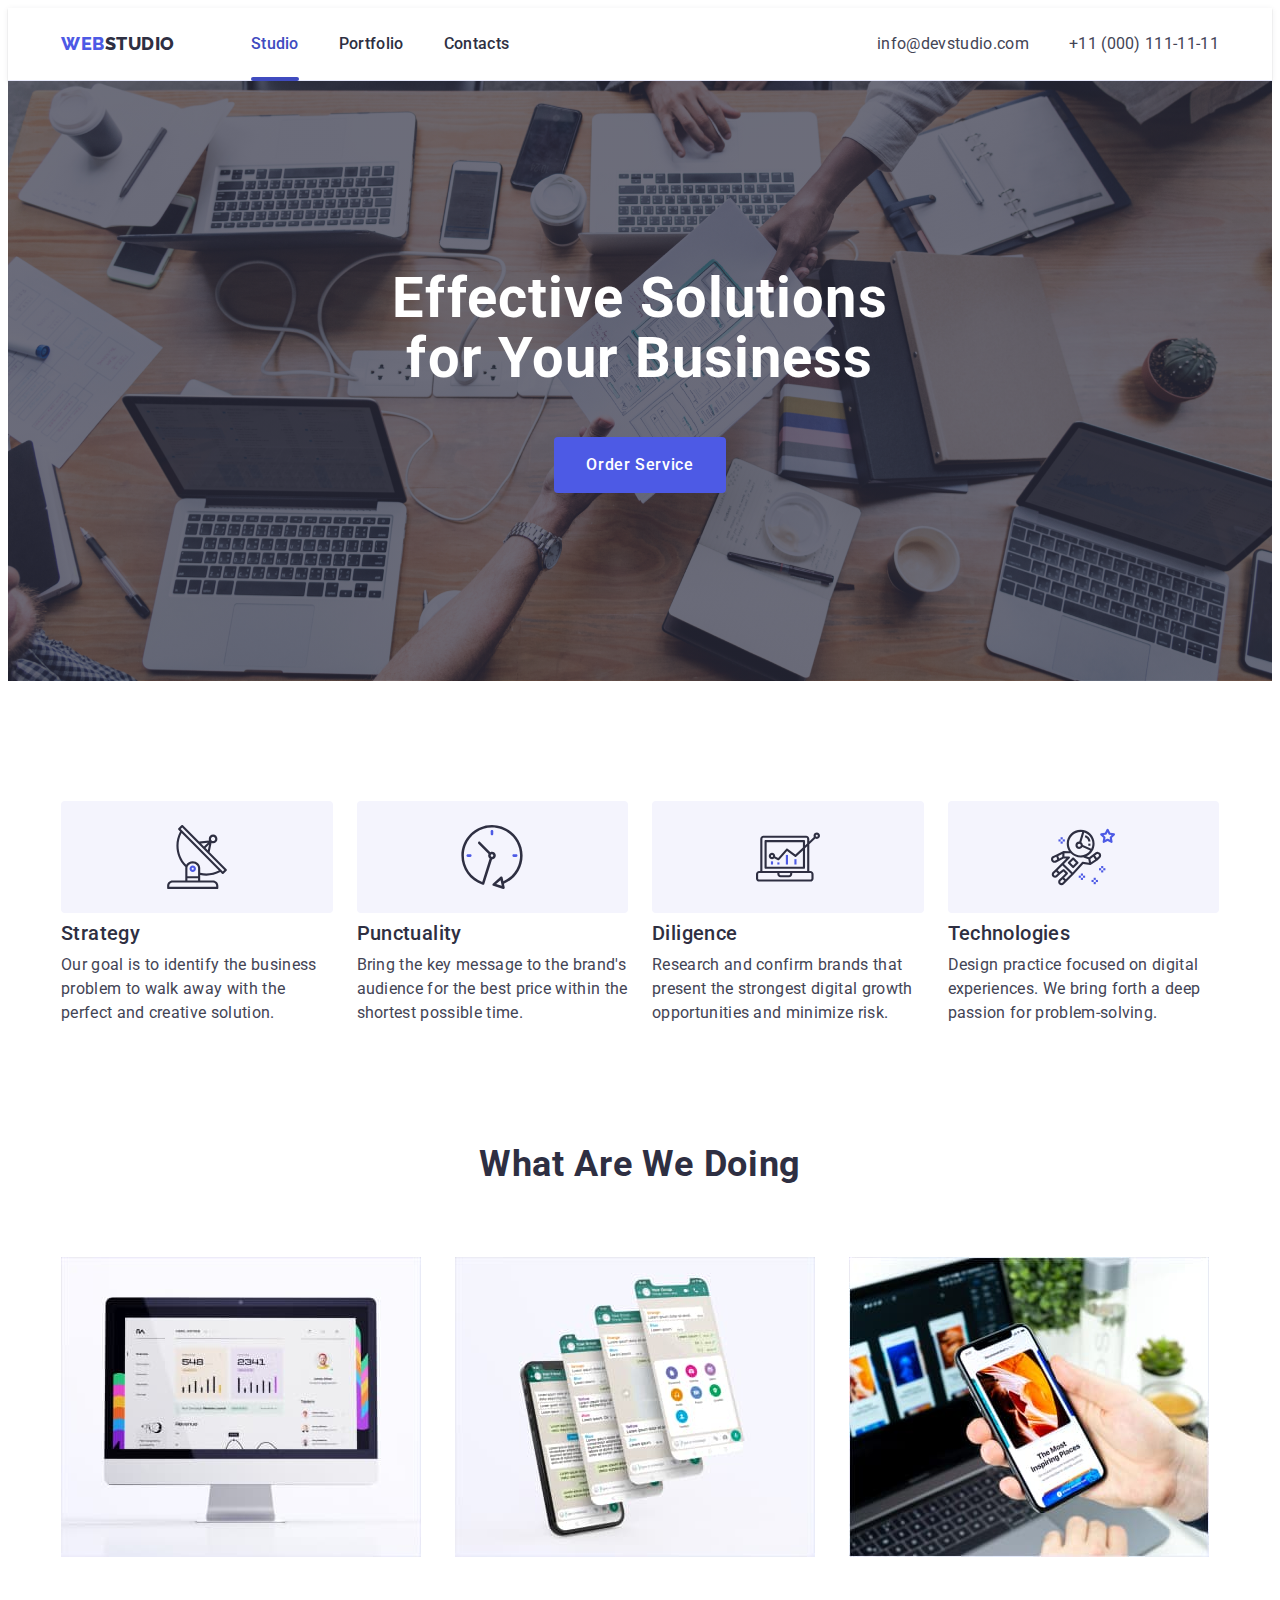
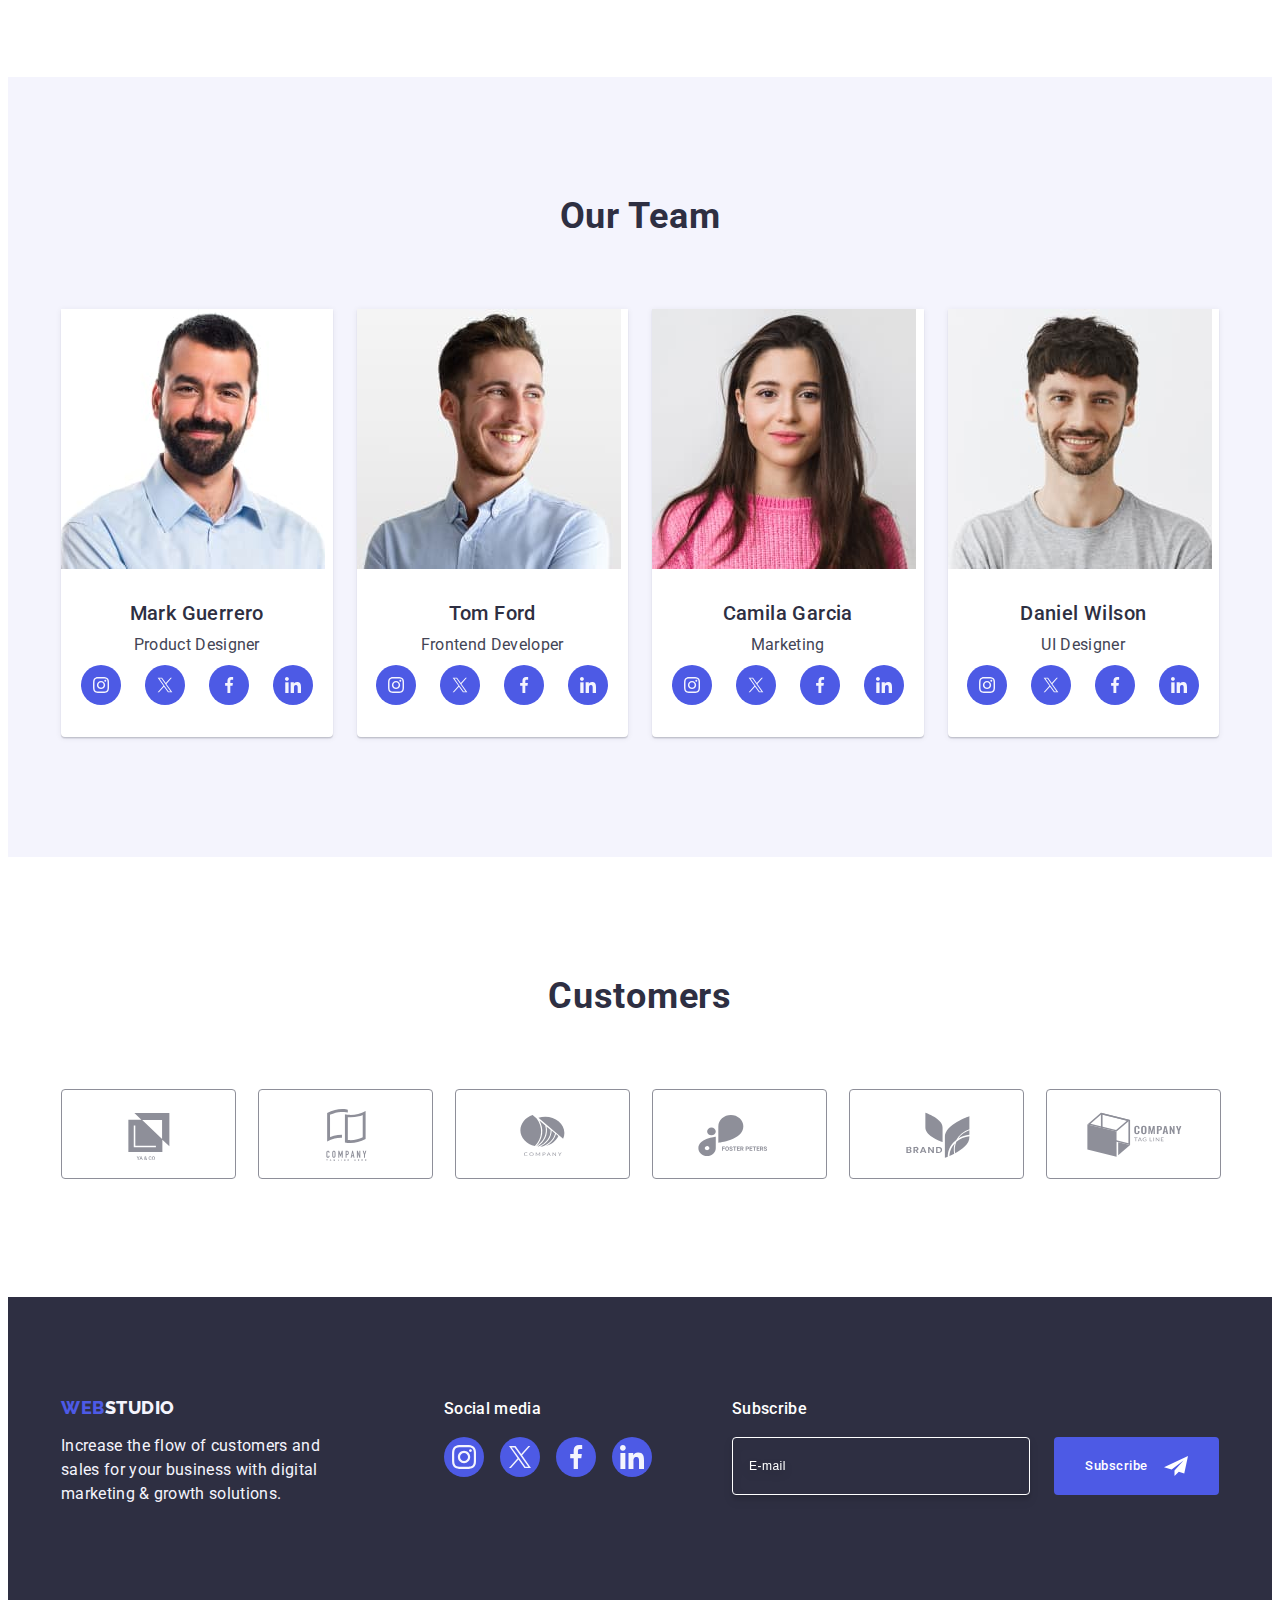
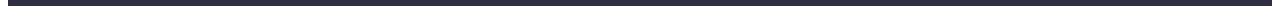
<file: index.html>
<!DOCTYPE html>
<html lang="en">
  <head>
    <meta charset="UTF-8" />
    <meta http-equiv="X-UA-Compatible" content="IE=edge" />
    <meta name="viewport" content="width=device-width, initial-scale=1.0" />
    <title>Document</title>
    <link
      rel="stylesheet"
      href="https://cdnjs.cloudflare.com/ajax/libs/modern-normalize/2.0.0/modern-normalize.min.css"
      integrity="sha512-4xo8blKMVCiXpTaLzQSLSw3KFOVPWhm/TRtuPVc4WG6kUgjH6J03IBuG7JZPkcWMxJ5huwaBpOpnwYElP/m6wg=="
      crossorigin="anonymous"
      referrerpolicy="no-referrer"
    />
    <link rel="preconnect" href="https://fonts.googleapis.com" />
    <link rel="preconnect" href="https://fonts.gstatic.com" crossorigin />
    <link
      href="https://fonts.googleapis.com/css2?family=Raleway:wght@800&family=Roboto:wght@400;500;700&display=swap"
      rel="stylesheet"
    />
    <link rel="stylesheet" href="./css/styles.css" />
  </head>
  <body>
    <header class="header">
      <div class="container header-container">
        <nav class="nav">
          <a class="logo logo-accent header-logo link" href="./index.html"
            >Web<span class="logo-light-theme">Studio</span></a
          >
          <ul class="list nav-list">
            <li class="nav-item">
              <a class="nav-link current link" href="./index.html">Studio</a>
            </li>
            <li class="nav-item">
              <a class="nav-link link" href="./portfolio.html">Portfolio</a>
            </li>
            <li class="nav-item">
              <a class="nav-link link" href="">Contacts</a>
            </li>
          </ul>
        </nav>
        <address class="contacts">
          <ul class="list contacts-list">
            <li class="contacts-item">
              <a class="contacts-link link" href="mailto:info@devstudio.com"
                >info@devstudio.com</a
              >
            </li>
            <li class="contacts-item">
              <a class="contacts-link link" href="tel:+110001111111"
                >+11 (000) 111-11-11</a
              >
            </li>
          </ul>
        </address>
      </div>
    </header>
    <main>
      <section class="hero">
        <div class="container">
          <h1 class="hero-display">Effective Solutions for Your Business</h1>
          <button class="hero-button" type="button" data-modal-open>
            Order Service
          </button>
        </div>
      </section>
      <section class="features">
        <div class="container">
          <h2 class="visually-hidden">Our features</h2>
          <ul class="features-list list">
            <li class="features-item">
              <div class="features-box">
                <svg width="64" height="64">
                  <use href="./images/icons.svg#icon-antenna"></use>
                </svg>
              </div>

              <h3 class="features-title">Strategy</h3>
              <p class="features-text">
                Our goal is to identify the business problem to walk away with
                the perfect and creative solution.
              </p>
            </li>
            <li class="features-item">
              <div class="features-box">
                <svg width="64" height="64">
                  <use href="./images/icons.svg#icon-clock"></use>
                </svg>
              </div>

              <h3 class="features-title">Punctuality</h3>
              <p class="features-text">
                Bring the key message to the brand's audience for the best price
                within the shortest possible time.
              </p>
            </li>
            <li class="features-item">
              <div class="features-box">
                <svg width="64" height="64">
                  <use href="./images/icons.svg#icon-diagram"></use>
                </svg>
              </div>

              <h3 class="features-title">Diligence</h3>
              <p class="features-text">
                Research and confirm brands that present the strongest digital
                growth opportunities and minimize risk.
              </p>
            </li>
            <li class="features-item">
              <div class="features-box">
                <svg width="64" height="64">
                  <use href="./images/icons.svg#icon-astronaut"></use>
                </svg>
              </div>
              <h3 class="features-title">Technologies</h3>
              <p class="features-text">
                Design practice focused on digital experiences. We bring forth a
                deep passion for problem-solving.
              </p>
            </li>
          </ul>
        </div>
      </section>
      <section class="doing">
        <div class="container">
          <h2 class="main-title">What are we doing</h2>
          <ul class="list doing-list">
            <li class="doing-item">
              <img
                src="./images/doing/doing-1-1x.jpg"
                alt="Desktop"
                width="360"
                height="300"
              />
            </li>
            <li class="doing-item">
              <img
                src="./images/doing/doing-2-1x.jpg"
                alt="Four phones"
                width="360"
                height="300"
              />
            </li>
            <li class="doing-item">
              <img
                src="./images/doing/doing-3-1x.jpg"
                alt="Phone in man's hand"
                width="360"
                height="300"
              />
            </li>
          </ul>
        </div>
      </section>
      <section class="team">
        <div class="container">
          <h2 class="main-title">Our Team</h2>
          <ul class="team-list list">
            <li class="team-item">
              <img
                src="./images/team/team-1-1x.jpg"
                alt="Man with dark hair"
                width="264"
                height="260"
              />

              <div class="team-description">
                <h3 class="team-name">Mark Guerrero</h3>
                <p class="team-position">Product Designer</p>
                <ul class="social-list list">
                  <li class="social-item">
                    <a
                      href="https://www.instagram.com/"
                      class="social-link link"
                      target="_blank"
                    >
                      <svg class="social-icon" width="16" height="16">
                        <use href="./images/icons.svg#icon-instagram"></use>
                      </svg>
                    </a>
                  </li>
                  <li class="social-item">
                    <a
                      href="https://www.facebook.com/"
                      class="social-link link"
                      target="_blank"
                    >
                      <svg class="social-icon" width="16" height="16">
                        <use href="./images/icons.svg#icon-twitter-x"></use>
                      </svg>
                    </a>
                  </li>
                  <li class="social-item">
                    <a
                      href="https://twitter.com/"
                      class="social-link link"
                      target="_blank"
                    >
                      <svg class="social-icon" width="16" height="16">
                        <use href="./images/icons.svg#icon-facebook"></use>
                      </svg>
                    </a>
                  </li>
                  <li class="social-item">
                    <a
                      href="https://www.linkedin.com/"
                      class="social-link link"
                      target="_blank"
                    >
                      <svg class="social-icon" width="16" height="16">
                        <use href="./images/icons.svg#icon-linkedin"></use>
                      </svg>
                    </a>
                  </li>
                </ul>
              </div>
            </li>
            <li class="team-item">
              <img
                src="./images/team/team-2-1x.jpg"
                alt="Man with dark hair smiling"
                width="264"
                height="260"
              />

              <div class="team-description">
                <h3 class="team-name">Tom Ford</h3>
                <p class="team-position">Frontend Developer</p>
                <ul class="social-list list">
                  <li class="social-item">
                    <a
                      href="https://www.instagram.com/"
                      class="social-link link"
                      target="_blank"
                    >
                      <svg class="social-icon" width="16" height="16">
                        <use href="./images/icons.svg#icon-instagram"></use>
                      </svg>
                    </a>
                  </li>
                  <li class="social-item">
                    <a
                      href="https://www.facebook.com/"
                      class="social-link link"
                      target="_blank"
                    >
                      <svg class="social-icon" width="16" height="16">
                        <use href="./images/icons.svg#icon-twitter-x"></use>
                      </svg>
                    </a>
                  </li>
                  <li class="social-item">
                    <a
                      href="https://twitter.com/"
                      class="social-link link"
                      target="_blank"
                    >
                      <svg class="social-icon" width="16" height="16">
                        <use href="./images/icons.svg#icon-facebook"></use>
                      </svg>
                    </a>
                  </li>
                  <li class="social-item">
                    <a
                      href="https://www.linkedin.com/"
                      class="social-link link"
                      target="_blank"
                    >
                      <svg class="social-icon" width="16" height="16">
                        <use href="./images/icons.svg#icon-linkedin"></use>
                      </svg>
                    </a>
                  </li>
                </ul>
              </div>
            </li>
            <li class="team-item">
              <img
                src="./images/team/team-3-1x.jpg"
                alt="Women with dark hair smiling"
                width="264"
                height="260"
              />

              <div class="team-description">
                <h3 class="team-name">Camila Garcia</h3>
                <p class="team-position">Marketing</p>
                <ul class="social-list list">
                  <li class="social-item">
                    <a
                      href="https://www.instagram.com/"
                      class="social-link link"
                      target="_blank"
                    >
                      <svg class="social-icon" width="16" height="16">
                        <use href="./images/icons.svg#icon-instagram"></use>
                      </svg>
                    </a>
                  </li>
                  <li class="social-item">
                    <a
                      href="https://www.facebook.com/"
                      class="social-link link"
                      target="_blank"
                    >
                      <svg class="social-icon" width="16" height="16">
                        <use href="./images/icons.svg#icon-twitter-x"></use>
                      </svg>
                    </a>
                  </li>
                  <li class="social-item">
                    <a
                      href="https://twitter.com/"
                      class="social-link link"
                      target="_blank"
                    >
                      <svg class="social-icon" width="16" height="16">
                        <use href="./images/icons.svg#icon-facebook"></use>
                      </svg>
                    </a>
                  </li>
                  <li class="social-item">
                    <a
                      href="https://www.linkedin.com/"
                      class="social-link link"
                      target="_blank"
                    >
                      <svg class="social-icon" width="16" height="16">
                        <use href="./images/icons.svg#icon-linkedin"></use>
                      </svg>
                    </a>
                  </li>
                </ul>
              </div>
            </li>
            <li class="team-item">
              <img
                src="./images/team/team-4-1x.jpg"
                alt="Іmiling man with beard"
                width="264"
                height="260"
              />

              <div class="team-description">
                <h3 class="team-name">Daniel Wilson</h3>
                <p class="team-position">UI Designer</p>
                <ul class="social-list list">
                  <li class="social-item">
                    <a
                      href="https://www.instagram.com/"
                      class="social-link link"
                      target="_blank"
                    >
                      <svg class="social-icon" width="16" height="16">
                        <use href="./images/icons.svg#icon-instagram"></use>
                      </svg>
                    </a>
                  </li>
                  <li class="social-item">
                    <a
                      href="https://www.facebook.com/"
                      class="social-link link"
                      target="_blank"
                    >
                      <svg class="social-icon" width="16" height="16">
                        <use href="./images/icons.svg#icon-twitter-x"></use>
                      </svg>
                    </a>
                  </li>
                  <li class="social-item">
                    <a
                      href="https://twitter.com/"
                      class="social-link link"
                      target="_blank"
                    >
                      <svg class="social-icon" width="16" height="16">
                        <use href="./images/icons.svg#icon-facebook"></use>
                      </svg>
                    </a>
                  </li>
                  <li class="social-item">
                    <a
                      href="https://www.linkedin.com/"
                      class="social-link link"
                      target="_blank"
                    >
                      <svg class="social-icon" width="16" height="16">
                        <use href="./images/icons.svg#icon-linkedin"></use>
                      </svg>
                    </a>
                  </li>
                </ul>
              </div>
            </li>
          </ul>
        </div>
      </section>
      <section class="customers">
        <div class="container">
          <h2 class="main-title">Customers</h2>
          <ul class="customers-list list">
            <li class="customers-item">
              <a href="#" class="customers-link link" target="_blank">
                <svg class="customers-icon" width="104" height="56">
                  <use href="./images/icons.svg#icon-customer-1"></use>
                </svg>
              </a>
            </li>
            <li class="customers-item">
              <a href="#" class="customers-link link" target="_blank">
                <svg class="customers-icon" width="104" height="56">
                  <use href="./images/icons.svg#icon-customer-2"></use>
                </svg>
              </a>
            </li>
            <li class="customers-item">
              <a href="#" class="customers-link link" target="_blank">
                <svg class="customers-icon" width="104" height="56">
                  <use href="./images/icons.svg#icon-customer-3"></use>
                </svg>
              </a>
            </li>
            <li class="customers-item">
              <a href="#" class="customers-link link" target="_blank">
                <svg class="customers-icon" width="104" height="56">
                  <use href="./images/icons.svg#icon-customer-4"></use>
                </svg>
              </a>
            </li>
            <li class="customers-item">
              <a href="#" class="customers-link link" target="_blank">
                <svg class="customers-icon" width="104" height="56">
                  <use href="./images/icons.svg#icon-customer-5"></use>
                </svg>
              </a>
            </li>
            <li class="customers-item">
              <a href="#" class="customers-link link" target="_blank">
                <svg class="customers-icon" width="104" height="56">
                  <use href="./images/icons.svg#icon-customer-6"></use>
                </svg>
              </a>
            </li>
          </ul>
        </div>
      </section>
    </main>
    <footer class="footer">
      <div class="container footer-container">
        <div class="footer-about">
          <a class="logo logo-accent footer-logo link" href="./index.html"
            >Web<span class="logo-dark-theme">Studio</span></a
          >
          <p class="footer-text">
            Increase the flow of customers and sales for your business with
            digital marketing & growth solutions.
          </p>
        </div>
        <div class="footer-social">
          <p class="footer-title">Social media</p>
          <ul class="social-list list">
            <li class="social-item">
              <a
                href="https://www.instagram.com/"
                class="social-link footer-social-link link"
                target="_blank"
              >
                <svg class="social-icon" width="24" height="24">
                  <use href="./images/icons.svg#icon-instagram"></use>
                </svg>
              </a>
            </li>
            <li class="social-item">
              <a
                href="https://www.facebook.com/"
                class="social-link footer-social-link link"
                target="_blank"
              >
                <svg class="social-icon" width="24" height="24">
                  <use href="./images/icons.svg#icon-twitter-x"></use>
                </svg>
              </a>
            </li>
            <li class="social-item">
              <a
                href="https://twitter.com/"
                class="social-link footer-social-link link"
                target="_blank"
              >
                <svg class="social-icon" width="24" height="24">
                  <use href="./images/icons.svg#icon-facebook"></use>
                </svg>
              </a>
            </li>
            <li class="social-item">
              <a
                href="https://www.linkedin.com/"
                class="social-link footer-social-link link"
                target="_blank"
              >
                <svg class="social-icon" width="24" height="24">
                  <use href="./images/icons.svg#icon-linkedin"></use>
                </svg>
              </a>
            </li>
          </ul>
        </div>
        <div class="footer-subscribe">
          <p class="footer-title">Subscribe</p>
          <form class="subscribe-form">
            <label class="subscribe-label" for="subscribe-email"
              ><input
                type="email"
                class="subscribe-form-input"
                id="subscribe-email"
                name="subscribe-email"
                placeholder="E-mail"
                required
            /></label>
            <button class="subscribe-form-button" type="submit">
              Subscribe
              <svg class="subscribe-form-icon" width="24" height="24">
                <use href="./images/icons.svg#icon-send"></use>
              </svg>
            </button>
          </form>
        </div>
      </div>
    </footer>
    <div class="backdrop is-hidden" data-modal>
      <div class="modal">
        <button class="close-button" type="button" data-modal-close>
          <svg class="close-button-icon" width="8" height="8">
            <use href="./images/icons.svg#icon-close"></use>
          </svg>
        </button>

        <p class="modal-text">Leave your contacts and we will call you back</p>
        <form class="contact-form">
          <div class="contact-form-field">
            <label class="contact-form-label" for="user-name"> Name </label>
            <div class="input-wrapper">
              <input
                class="contact-form-input"
                id="user-name"
                name="user-name"
                type="text"
                required
              />
              <svg width="18" height="24" class="contact-form-icon">
                <use href="./images/icons.svg#icon-person "></use>
              </svg>
            </div>
          </div>
          <div class="contact-form-field">
            <label class="contact-form-label" for="user-number">Phone</label>
            <div class="input-wrapper">
              <input
                class="contact-form-input"
                id="user-number"
                name="user-number"
                type="text"
                required
              />
              <svg width="18" height="24" class="contact-form-icon">
                <use href="./images/icons.svg#icon-phone "></use>
              </svg>
            </div>
          </div>
          <div class="contact-form-field">
            <label class="contact-form-label" for="user-email"> Email </label>
            <div class="input-wrapper">
              <input
                class="contact-form-input"
                id="user-email"
                name="user-email"
                type="email"
                required
              />
              <svg width="18" height="24" class="contact-form-icon">
                <use href="./images/icons.svg#icon-email "></use>
              </svg>
            </div>
          </div>

          <div class="textarea-wrapper">
            <label class="contact-form-label" for="user-comment">Comment</label>
            <textarea
              name="user-comment"
              id="user-comment"
              class="contact-form-textarea"
              placeholder="Text input"
              required
            ></textarea>
          </div>
          <div class="checkbox-wrapper">
            <input
              value="true"
              class="visually-hidden checkbox-input"
              id="user-privacy"
              type="checkbox"
              name="user-privacy"
              required
            />
            <label class="checkbox-label" for="user-privacy">
              <span class="custom-checkbox">
                <svg width="10" height="8" class="checkbox-icon">
                  <use href="./images/icons.svg#icon-check"></use></svg
              ></span>
              I accept the terms and conditions of the
              <a class="privacy-policy" href="#">Privacy Policy</a>
            </label>
          </div>
          <button type="submit" class="contact-form-button">Send</button>
        </form>
      </div>
    </div>
    <script src="./js/modal.js"></script>
  </body>
</html>
</file>
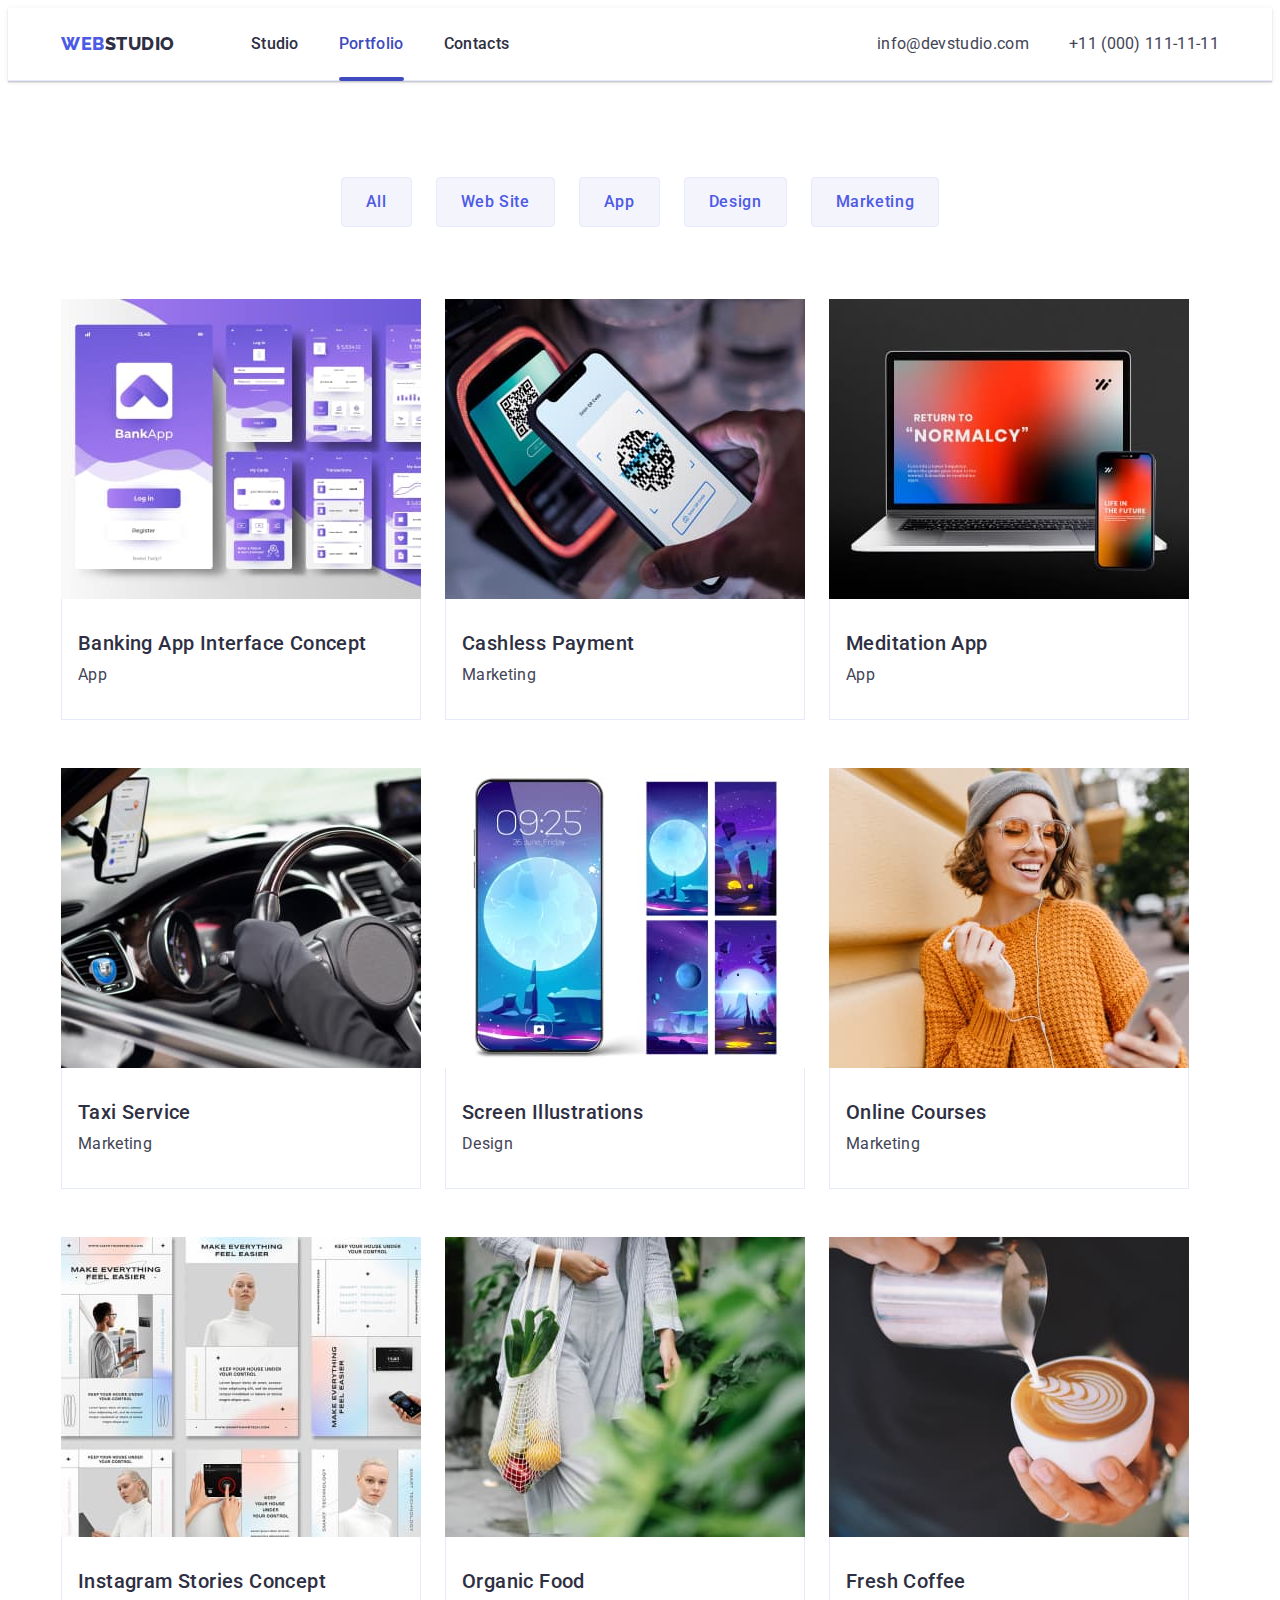
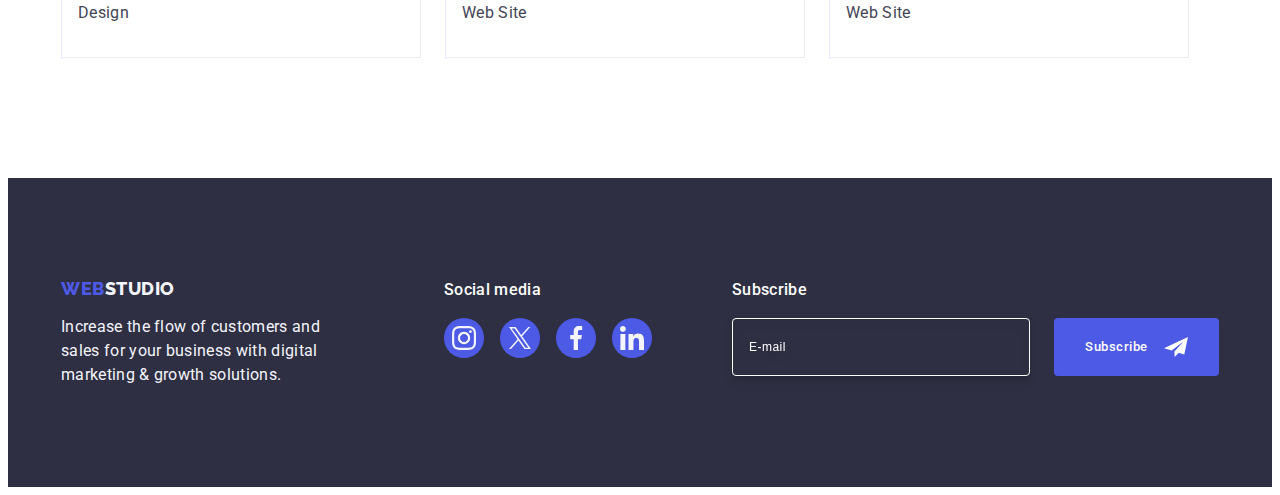
<file: portfolio.html>
<!DOCTYPE html>
<html lang="en">
  <head>
    <meta charset="UTF-8" />
    <meta http-equiv="X-UA-Compatible" content="IE=edge" />
    <meta name="viewport" content="width=device-width, initial-scale=1.0" />
    <title>Document</title>
    <link
      rel="stylesheet"
      href="https://cdnjs.cloudflare.com/ajax/libs/modern-normalize/2.0.0/modern-normalize.min.css"
      integrity="sha512-4xo8blKMVCiXpTaLzQSLSw3KFOVPWhm/TRtuPVc4WG6kUgjH6J03IBuG7JZPkcWMxJ5huwaBpOpnwYElP/m6wg=="
      crossorigin="anonymous"
      referrerpolicy="no-referrer"
    />
    <link rel="preconnect" href="https://fonts.googleapis.com" />
    <link rel="preconnect" href="https://fonts.gstatic.com" crossorigin />
    <link
      href="https://fonts.googleapis.com/css2?family=Raleway:wght@800&family=Roboto:wght@400;500;700&display=swap"
      rel="stylesheet"
    />
    <link rel="stylesheet" href="./css/styles.css" />
  </head>
  <body>
    <header class="header">
      <div class="container header-container">
        <nav class="nav">
          <a class="logo logo-accent header-logo link" href="./index.html"
            >Web<span class="logo-light-theme">Studio</span></a
          >
          <ul class="list nav-list">
            <li class="nav-item">
              <a class="nav-link link" href="./index.html">Studio</a>
            </li>
            <li class="nav-item">
              <a class="nav-link current link" href="./portfolio.html"
                >Portfolio</a
              >
            </li>
            <li class="nav-item">
              <a class="nav-link link" href="">Contacts</a>
            </li>
          </ul>
        </nav>
        <address class="contacts">
          <ul class="list contacts-list">
            <li class="contacts-item">
              <a class="contacts-link link" href="mailto:info@devstudio.com"
                >info@devstudio.com</a
              >
            </li>
            <li class="contacts-item">
              <a class="contacts-link link" href="tel:+110001111111"
                >+11 (000) 111-11-11</a
              >
            </li>
          </ul>
        </address>
      </div>
    </header>
    <main>
      <section class="portfolio">
        <div class="container">
          <h1 class="portfolio-display visually-hidden">Portfolio</h1>
          <ul class="filter-list list">
            <li>
              <button class="filter-button" type="button">All</button>
            </li>
            <li>
              <button class="filter-button" type="button">Web Site</button>
            </li>
            <li><button class="filter-button" type="button">App</button></li>
            <li><button class="filter-button" type="button">Design</button></li>
            <li>
              <button class="filter-button" type="button">Marketing</button>
            </li>
          </ul>
          <ul class="cards-list list">
            <li class="cards-item">
              <a class="cards-link link" href=""
                ><div class="cards-image-box">
                  <img
                    src="./images/cards/cards-1-1x.jpg"
                    alt="App concept"
                    width="360"
                    height="300"
                  />

                  <p class="cards-overlay cards-overlay-text">
                    14 Stylish and User-Friendly App Design Concepts · Task
                    Manager App · Calorie Tracker App · Exotic Fruit Ecommerce
                    App · Cloud Storage App
                  </p>
                </div>
                <div class="card-description">
                  <h2 class="cards-name">Banking App Interface Concept</h2>
                  <p class="cards-type">App</p>
                </div></a
              >
            </li>
            <li class="cards-item">
              <a class="cards-link link" href="">
                <div class="cards-image-box">
                  <img
                    src="./images/cards/cards-2-1x.jpg"
                    alt="Payment samples"
                    width="360"
                    height="300"
                  />

                  <p class="cards-overlay cards-overlay-text">
                    14 Stylish and User-Friendly App Design Concepts · Task
                    Manager App · Calorie Tracker App · Exotic Fruit Ecommerce
                    App · Cloud Storage App
                  </p>
                </div>
                <div class="card-description">
                  <h2 class="cards-name">Cashless Payment</h2>
                  <p class="cards-type">Marketing</p>
                </div></a
              >
            </li>
            <li class="cards-item">
              <a class="cards-link link" href="">
                <div class="cards-image-box">
                  <img
                    src="./images/cards/cards-3-1x.jpg"
                    alt="Laptop interface"
                    width="360"
                    height="300"
                  />

                  <p class="cards-overlay cards-overlay-text">
                    14 Stylish and User-Friendly App Design Concepts · Task
                    Manager App · Calorie Tracker App · Exotic Fruit Ecommerce
                    App · Cloud Storage App
                  </p>
                </div>
                <div class="card-description">
                  <h2 class="cards-name">Meditation App</h2>
                  <p class="cards-type">App</p>
                </div></a
              >
            </li>
            <li class="cards-item">
              <a class="cards-link link" href="">
                <div class="cards-image-box">
                  <img
                    src="./images/cards/cards-4-1x.jpg"
                    alt="Driving man"
                    width="360"
                    height="300"
                  />

                  <p class="cards-overlay cards-overlay-text">
                    14 Stylish and User-Friendly App Design Concepts · Task
                    Manager App · Calorie Tracker App · Exotic Fruit Ecommerce
                    App · Cloud Storage App
                  </p>
                </div>
                <div class="card-description">
                  <h2 class="cards-name">Taxi Service</h2>
                  <p class="cards-type">Marketing</p>
                </div></a
              >
            </li>
            <li class="cards-item">
              <a class="cards-link link" href="">
                <div class="cards-image-box">
                  <img
                    src="./images/cards/cards-5-1x.jpg"
                    alt="Screen illustration"
                    width="360"
                    height="300"
                  />

                  <p class="cards-overlay cards-overlay-text">
                    14 Stylish and User-Friendly App Design Concepts · Task
                    Manager App · Calorie Tracker App · Exotic Fruit Ecommerce
                    App · Cloud Storage App
                  </p>
                </div>
                <div class="card-description">
                  <h2 class="cards-name">Screen Illustrations</h2>
                  <p class="cards-type">Design</p>
                </div></a
              >
            </li>
            <li class="cards-item">
              <a class="cards-link link" href="">
                <div class="cards-image-box">
                  <img
                    src="./images/cards/cards-6-1x.jpg"
                    alt="A student"
                    width="360"
                    height="300"
                  />

                  <p class="cards-overlay cards-overlay-text">
                    14 Stylish and User-Friendly App Design Concepts · Task
                    Manager App · Calorie Tracker App · Exotic Fruit Ecommerce
                    App · Cloud Storage App
                  </p>
                </div>
                <div class="card-description">
                  <h2 class="cards-name">Online Courses</h2>
                  <p class="cards-type">Marketing</p>
                </div></a
              >
            </li>
            <li class="cards-item">
              <a class="cards-link link" href="">
                <div class="cards-image-box">
                  <img
                    src="./images/cards/cards-7-1x.jpg"
                    alt="Callories app ui"
                    width="360"
                    height="300"
                  />

                  <p class="cards-overlay cards-overlay-text">
                    14 Stylish and User-Friendly App Design Concepts · Task
                    Manager App · Calorie Tracker App · Exotic Fruit Ecommerce
                    App · Cloud Storage App
                  </p>
                </div>
                <div class="card-description">
                  <h2 class="cards-name">Instagram Stories Concept</h2>
                  <p class="cards-type">Design</p>
                </div></a
              >
            </li>
            <li class="cards-item">
              <a class="cards-link link" href="">
                <div class="cards-image-box">
                  <img
                    src="./images/cards/cards-8-1x.jpg"
                    alt="Veggies"
                    width="360"
                    height="300"
                  />

                  <p class="cards-overlay cards-overlay-text">
                    14 Stylish and User-Friendly App Design Concepts · Task
                    Manager App · Calorie Tracker App · Exotic Fruit Ecommerce
                    App · Cloud Storage App
                  </p>
                </div>
                <div class="card-description">
                  <h2 class="cards-name">Organic Food</h2>
                  <p class="cards-type">Web Site</p>
                </div></a
              >
            </li>
            <li class="cards-item">
              <a class="cards-link link" href="">
                <div class="cards-image-box">
                  <img
                    src="./images/cards/cards-9-1x.jpg"
                    alt="Man pouring coffee"
                    width="360"
                    height="300"
                  />

                  <p class="cards-overlay cards-overlay-text">
                    14 Stylish and User-Friendly App Design Concepts · Task
                    Manager App · Calorie Tracker App · Exotic Fruit Ecommerce
                    App · Cloud Storage App
                  </p>
                </div>
                <div class="card-description">
                  <h2 class="cards-name">Fresh Coffee</h2>
                  <p class="cards-type">Web Site</p>
                </div></a
              >
            </li>
          </ul>
        </div>
      </section>
    </main>
    <footer class="footer">
      <div class="container footer-container">
        <div class="footer-about">
          <a class="logo logo-accent footer-logo link" href="./index.html"
            >Web<span class="logo-dark-theme">Studio</span></a
          >
          <p class="footer-text">
            Increase the flow of customers and sales for your business with
            digital marketing & growth solutions.
          </p>
        </div>
        <div class="footer-social">
          <p class="footer-title">Social media</p>
          <ul class="social-list list">
            <li class="social-item">
              <a
                href="https://www.instagram.com/"
                class="social-link footer-social-link link"
                target="_blank"
              >
                <svg class="social-icon" width="24" height="24">
                  <use href="./images/icons.svg#icon-instagram"></use>
                </svg>
              </a>
            </li>
            <li class="social-item">
              <a
                href="https://www.facebook.com/"
                class="social-link footer-social-link link"
                target="_blank"
              >
                <svg class="social-icon" width="24" height="24">
                  <use href="./images/icons.svg#icon-twitter-x"></use>
                </svg>
              </a>
            </li>
            <li class="social-item">
              <a
                href="https://twitter.com/"
                class="social-link footer-social-link link"
                target="_blank"
              >
                <svg class="social-icon" width="24" height="24">
                  <use href="./images/icons.svg#icon-facebook"></use>
                </svg>
              </a>
            </li>
            <li class="social-item">
              <a
                href="https://www.linkedin.com/"
                class="social-link footer-social-link link"
                target="_blank"
              >
                <svg class="social-icon" width="24" height="24">
                  <use href="./images/icons.svg#icon-linkedin"></use>
                </svg>
              </a>
            </li>
          </ul>
        </div>
        <div class="footer-subscribe">
          <p class="footer-title">Subscribe</p>
          <form class="subscribe-form">
            <label class="subscribe-label" for="subscribe-email"
              ><input
                type="email"
                class="subscribe-form-input"
                id="subscribe-email"
                name="subscribe-email"
                placeholder="E-mail"
                required
            /></label>
            <button class="subscribe-form-button" type="submit">
              Subscribe
              <svg class="subscribe-form-icon" width="24" height="24">
                <use href="./images/icons.svg#icon-send"></use>
              </svg>
            </button>
          </form>
        </div>
      </div>
    </footer>
  </body>
</html>
</file>
<file: css/styles.css>
:root {
  --light-color-main: #f4f4fd;
  --accent-color: #e7e9fc;
  --brand-color: #4d5ae5;
  --pressed-color: #404bbf;
  --dark-color-main: #2e2f42;
  --success-color: #31d0aa;
  --text-color-main: #434455;
  --text-color-secondary: #8e8f99;
  --backdrop-color: rgba(46, 47, 66, 0.4);
  --dark-background-color: rgba(46, 47, 66, 0.7);
  --white-color: #fff;
  --light-background-color: #fcfcfc;
  --timing-function: cubic-bezier(0.4, 0, 0.2, 1);
  --duration: 250ms;
}

body {
  font-family: 'Roboto', sans-serif;
  background-color: var(--white-color);
  color: var(--text-color-main);
  font-size: 16px;
}

h1,
h2,
h3,
h4,
h5,
h6,
p {
  margin-top: 0;
  margin-bottom: 0;
}

ul {
  margin-top: 0;
  margin-bottom: 0;
  padding-left: 0;
}

img {
  display: block;
}

.link {
  text-decoration: none;
}

.list {
  list-style: none;
}

.visually-hidden {
  position: absolute;
  width: 1px;
  height: 1px;
  margin: -1px;
  border: 0;
  padding: 0;
  white-space: nowrap;
  clip-path: inset(100%);
  clip: rect(0 0 0 0);
  overflow: hidden;
}

.container {
  max-width: 1158px;
  padding-left: 15px;
  padding-right: 15px;
  margin-left: auto;
  margin-right: auto;
}

/* ===============================STUDIO PAGE=============================== */

.header {
  border-bottom: 1px solid var(--accent-color);
  box-shadow: 0px 2px 1px rgba(46, 47, 66, 0.08),
    0px 1px 1px rgba(46, 47, 66, 0.16), 0px 1px 6px rgba(46, 47, 66, 0.08);
}

.header-container {
  display: flex;
  justify-content: space-between;
}

.header-logo {
  margin-right: 76px;
}

.logo {
  font-family: Raleway, sans-serif;
  font-size: 18px;
  font-weight: 800;
  line-height: 1.17;
  letter-spacing: 0.54px;
  text-transform: uppercase;

  display: inline-block;
}

.logo-accent {
  color: var(--brand-color);
}

.logo-light-theme {
  color: var(--dark-color-main);
}

.logo-dark-theme {
  color: var(--light-color-main);
}

.nav {
  display: flex;
  align-items: center;
}

.nav-list {
  display: flex;
  gap: 40px;
}

.contacts-list {
  display: flex;
  gap: 40px;
}

.nav-link {
  display: block;
  padding-top: 24px;
  padding-bottom: 24px;

  font-weight: 500;
  line-height: 1.5;
  letter-spacing: 0.32px;

  color: var(--dark-color-main);

  transition: color var(--duration) var(--timing-function);
}

.nav-link.current {
  position: relative;

  color: var(--pressed-color);
}

.nav-link.current::after {
  content: '';
  position: absolute;
  bottom: -1px;
  left: 0;
  width: 100%;
  height: 4px;

  border-radius: 2px;

  background-color: var(--pressed-color);
}

.nav-link:hover,
.nav-link:focus,
.nav-link:active {
  color: var(--pressed-color);
}

.contacts {
  font-style: normal;
}

.contacts-link {
  display: block;
  padding-top: 24px;
  padding-bottom: 24px;

  line-height: 1.5;
  letter-spacing: 0.32px;

  color: var(--text-color-main);

  transition: color var(--duration) var(--timing-function);
}

.contacts-link:hover,
.contacts-link:focus,
.contacts-link:active {
  color: var(--pressed-color);
}

.hero {
  padding-top: 188px;
  padding-bottom: 188px;
  max-width: 1440px;
  margin-left: auto;
  margin-right: auto;

  background-color: var(--dark-color-main);
  background-image: linear-gradient(
      rgba(46, 47, 66, 0.7),
      rgba(46, 47, 66, 0.7)
    ),
    url(../images/hero/hero-bg.jpg);
  background-repeat: no-repeat;
  background-position: center;
  background-size: cover;
}

.hero-display {
  max-width: 496px;
  margin-left: auto;
  margin-right: auto;
  margin-bottom: 48px;

  text-align: center;
  font-size: 56px;
  font-weight: 700;
  line-height: 1.07;
  letter-spacing: 1.12px;

  color: var(--white-color);
}

.hero-button {
  display: block;
  padding: 16px 32px;
  margin-left: auto;
  margin-right: auto;
  min-width: 169px;

  font-family: inherit;
  font-weight: 500;
  font-size: 16px;
  line-height: 1.5;
  letter-spacing: 0.04em;

  color: var(--white-color);
  background-color: var(--brand-color);

  cursor: pointer;
  border: none;
  border-radius: 4px;

  transition: background-color var(--duration) var(--timing-function);
}

.hero-button:hover,
.hero-button:focus,
.hero-button:active {
  background-color: var(--pressed-color);
}

.features {
  padding: 120px 0;
}

.main-title {
  margin-bottom: 72px;

  text-align: center;
  font-size: 36px;
  line-height: 1.11;
  letter-spacing: 0.72px;
  text-transform: capitalize;

  color: var(--dark-color-main);
}

.features-list {
  display: flex;
  gap: 24px;
}

.features-item {
  flex-basis: calc((100% - 3 * 24px) / 4);
}

.features-box {
  display: flex;
  align-items: center;
  justify-content: center;
  height: 112px;
  margin-bottom: 8px;

  border-radius: 4px;

  background-color: var(--light-color-main);
}

.features-title {
  margin-bottom: 8px;

  font-size: 20px;
  font-weight: 500;
  line-height: 1.2;
  letter-spacing: 0.4px;

  color: var(--dark-color-main);
}

.features-text {
  line-height: 1.5;
  letter-spacing: 0.32px;
}

.doing {
  padding-bottom: 120px;
}

.doing-list {
  display: flex;
  gap: 24px;
}

.doing-item {
  flex-basis: calc((100% - 2 * 24px) / 3);
}

.team {
  padding: 120px 0;

  background-color: var(--light-color-main);
}

.team-list {
  display: flex;
  gap: 24px;
}

.team-item {
  flex-basis: calc((100% - 24px * 3) / 4);

  background-color: var(--white-color);

  border-radius: 0px 0px 4px 4px;
  box-shadow: 0px 2px 1px 0px rgba(46, 47, 66, 0.08),
    0px 1px 1px 0px rgba(46, 47, 66, 0.16),
    0px 1px 6px 0px rgba(46, 47, 66, 0.08);
}

.team-description {
  padding: 32px 0;
}

.team-name {
  margin-bottom: 8px;

  text-align: center;
  font-size: 20px;
  font-weight: 500;
  line-height: 1.2;
  letter-spacing: 0.4px;

  color: var(--dark-color-main);
}

.team-position {
  margin-bottom: 8px;

  text-align: center;
  line-height: 1.5;
  letter-spacing: 0.32px;
}

.social-list {
  display: flex;
  justify-content: center;
  gap: 24px;
}

.social-item {
  width: 40px;
  height: 40px;
}

.social-link {
  display: flex;
  align-items: center;
  justify-content: center;
  width: 100%;
  height: 100%;

  border-radius: 50%;

  background-color: var(--brand-color);
  color: var(--light-color-main);

  transition: background-color var(--duration) var(--timing-function);
}

.social-link:hover,
.social-link:focus,
.social-link:active {
  background-color: var(--pressed-color);
}

.social-icon {
  fill: currentColor;
}

.customers {
  padding: 120px 0;
}

.customers-list {
  display: flex;
  gap: 24px;
}

.customers-item {
  flex-basis: calc((100% - 24px * 5) / 6);
  height: 88px;
}

.customers-link {
  display: flex;
  align-items: center;
  justify-content: center;
  width: 100%;
  height: 100%;

  border: 1px solid var(--text-color-secondary);
  border-radius: 4px;

  color: var(--text-color-secondary);

  transition: color var(--duration) var(--timing-function),
    border-color var(--duration) var(--timing-function);
}

.customers-link:hover,
.customers-link:focus,
.customers-link:active {
  border-color: var(--pressed-color);
  color: var(--pressed-color);
}

.customers-icon {
  fill: currentColor;
}

.footer {
  padding: 100px 0;

  background-color: var(--dark-color-main);
}

.footer-container {
  display: flex;
  align-items: baseline;
}

.footer-about {
  margin-right: 120px;
}

.footer-logo {
  margin-bottom: 16px;
}

.footer-text {
  max-width: 264px;

  line-height: 1.5;
  letter-spacing: 0.32px;

  color: var(--light-color-main);
}

.footer-title {
  margin-bottom: 16px;

  font-weight: 500;
  line-height: 1.5;
  letter-spacing: 0.02em;

  color: var(--white-color);
}

.footer-social {
  margin-right: 80px;
}

.footer-social .social-list {
  gap: 16px;
}

.footer-social .social-link:hover,
.footer-social .social-link:focus,
.footer-social .social-link:active {
  background-color: var(--success-color);
}

.subscribe-form {
  display: flex;
  gap: 24px;
}

.subscribe-form-input {
  width: 264px;
  height: 40px;
  padding: 8px 16px;

  font-size: 12px;
  line-height: 1.5;
  letter-spacing: 0.04em;

  border-radius: 4px;
  border: 1px solid var(--white-color);
  filter: drop-shadow(0px 4px 4px rgba(0, 0, 0, 0.15));
box-shadow: 0px 4px 4px 0px rgba(0, 0, 0, 0.15); 
  background-color: transparent;
  color: var(--white-color);
}

.subscribe-form-input::placeholder {
  font-size: 12px;
  line-height: 2;
  letter-spacing: 0.04em;

  color: var(--white-color);
}

.subscribe-form-button {
  min-width: 165px;
  display: flex;
  align-items: center;
  justify-content: center;
  padding: 8px 24px;

  font-family: inherit;
  font-weight: 500;
  line-height: 1.5;
  letter-spacing: 0.04em;

  border: none;
  border-radius: 4px;

  background-color: var(--brand-color);
  color: var(--white-color);

  cursor: pointer;
}

.subscribe-form-icon {
  margin-left: 16px;

  fill: currentColor;
}

.backdrop {
  position: fixed;
  top: 0;
  left: 0;
  width: 100%;
  height: 100%;

  background-color: var(--backdrop-color);
  opacity: 1;
  visibility: visible;

  transition: opacity var(--duration) var(--timing-function),
    visibility var(--duration) var(--timing-function);
}

.backdrop.is-hidden {
  opacity: 0;
  visibility: hidden;
  pointer-events: none;
}

.backdrop.is-hidden .modal {
  transform: translate(-50%, -50%) scale(0.5);
}

.modal {
  position: absolute;
  top: 50%;
  left: 50%;
  width: 408px;
  padding: 72px 24px 24px 24px;
  min-height: 584px;

  border-radius: 4px;
  box-shadow: 0px 2px 1px 0px rgba(0, 0, 0, 0.2),
    0px 1px 3px 0px rgba(0, 0, 0, 0.12), 0px 1px 1px 0px rgba(0, 0, 0, 0.14);

  background-color: var(--light-background-color);

  transform: translate(-50%, -50%) scale(1);
  transition: transform var(--duration) var(--timing-function);
}

.close-button {
  position: absolute;
  right: 24px;
  top: 24px;
  width: 24px;
  height: 24px;
  display: flex;
  align-items: center;
  justify-content: center;
  padding: 0;

  border-radius: 50%;
  border: 1px solid rgba(0, 0, 0, 0.1);

  background-color: var(--accent-color);

  cursor: pointer;
  transition: background-color var(--duration) var(--timing-function),
    border var(--duration) var(--timing-function);
}

.close-button:hover,
.close-button:focus,
.close-button:active {
  background-color: var(--pressed-color);

  border: none;
}

.close-button-icon {
  fill: var(--dark-color-main);

  transition: fill var(--duration) var(--timing-function);
}

.close-button:hover .close-button-icon,
.close-button:focus .close-button-icon,
.close-button:active .close-button-icon {
  fill: var(--white-color);
}

.modal-text {
  margin-bottom: 16px;

  text-align: center;
  font-weight: 500;
  line-height: 1.5;
  letter-spacing: 0.02em;

  color: var(--dark-color-main);
}

.contact-form-field {
  margin-bottom: 8px;
}

.contact-form-label {
  display: block;
  margin-bottom: 4px;

  font-size: 12px;
  line-height: 1.17;
  letter-spacing: 0.04em;

  color: var(--text-color-secondary);
}

.input-wrapper {
  position: relative;
}

.contact-form-input {
  width: 100%;
  height: 40px;
  padding: 11px 38px;

  font-size: 12px;
  line-height: 1.167;
  letter-spacing: 0.04em;

  border-radius: 4px;
  border: 1px solid var(--backdrop-color);

  color: var(--text-color-secondary);
  background-color: transparent;
  outline: transparent;

  transition: border-color var(--duration) var(--timing-function);
}

.contact-form-input:focus + .contact-form-icon {
  fill: var(--brand-color);
}

.contact-form-input:focus {
  outline: none;
  border-color: var(--brand-color);
}

.contact-form-icon {
  position: absolute;
  top: 50%;
  left: 16px;
  transform: translateY(-50%);

  fill: var(--dark-color-main);

  transition: fill var(--duration) var(--timing-function);
}

.textarea-wrapper {
  margin-bottom: 16px;
}

.contact-form-textarea {
  display: block;
  width: 100%;
  height: 120px;
  padding: 8px 16px;
  resize: none;

  border: 1px solid var(--backdrop-color);
  border-radius: 4px;
  outline: transparent;

  font-size: 12px;
  line-height: 1.17;
  letter-spacing: 0.04em;

  color: var(--backdrop-color);
  background-color: transparent;

  transition: border-color var(--duration) var(--timing-function);

  /* overflow: hidden; */
}

.contact-form-textarea:focus {
  outline: none;
  border-color: var(--brand-color);
}

.checkbox-wrapper {
  margin-bottom: 24px;
}

.checkbox-label {
  display: block;
  user-select: none;

  font-size: 12px;
  line-height: 1.17;
  letter-spacing: 0.04em;

  color: var(--text-color-secondary);
}

.custom-checkbox {
  display: inline-flex;
  align-items: center;
  justify-content: center;
  width: 16px;
  height: 16px;
  margin-right: 8px;

  border-radius: 2px;
  border: 1px solid var(--backdrop-color);

  fill: transparent;

  transition: background-color 250ms cubic-bezier(0.4, 0, 0.2, 1),
    border 250ms cubic-bezier(0.4, 0, 0.2, 1),
    fill 250ms cubic-bezier(0.4, 0, 0.2, 1);
}

.checkbox-input:checked + .checkbox-label .custom-checkbox {
  fill: var(--light-color-main);
  background-color: var(--pressed-color);

  border: none;
}

.privacy-policy {
  color: var(--brand-color);
}

.contact-form-button {
  display: block;
  padding: 16px 32px;
  min-width: 169px;
  margin-left: auto;
  margin-right: auto;

  box-shadow: 0px 4px 4px rgba(0, 0, 0, 0.15);
  border-radius: 4px;
  border: none;

  font-family: inherit;
  font-weight: 500;
  font-size: 16px;
  line-height: 24px;
  letter-spacing: 0.04em;

  background-color: var(--brand-color);
  color: #ffffff;

  cursor: pointer;
  transition: background-color 250ms cubic-bezier(0.4, 0, 0.2, 1);
}

.contact-form-button:hover,
.contact-form-button:focus,
.contact-form-button:active {
  background-color: var(--pressed-color);
}

/* ===============================PORTFOLIO PAGE=============================== */

.portfolio {
  padding: 96px 0 120px 0;
}

.portfolio-display {
  text-align: center;

  font-size: 56px;
  font-weight: 700;
  line-height: 1.07;
  letter-spacing: 1.12px;

  color: var(--text-color-main);
}

.filter-list {
  display: flex;
  justify-content: center;
  gap: 24px;
  margin-bottom: 72px;
}

.filter-button {
  text-align: center;

  font-family: inherit;
  font-weight: 500;
  font-size: 16px;
  line-height: 1.5;
  letter-spacing: 0.04em;

  color: var(--brand-color);
  background-color: var(--light-color-main);

  cursor: pointer;
  border-radius: 4px;
  border: 1px solid var(--accent-color);

  padding: 12px 24px;

  transition: color var(--duration) var(--timing-function),
    background-color var(--duration) var(--timing-function),
    border-color var(--duration) var(--timing-function),
    box-shadow var(--duration) var(--timing-function);
}

.filter-button:hover,
.filter-button:focus,
.filter-button:active {
  color: var(--white-color);
  background-color: var(--pressed-color);
  border-color: transparent;
  box-shadow: 0px 2px 2px 0px rgba(0, 0, 0, 0.12),
    0px 2px 1px 0px rgba(0, 0, 0, 0.08), 0px 3px 1px 0px rgba(0, 0, 0, 0.1);
}

.cards-list {
  display: flex;
  flex-wrap: wrap;
  column-gap: 24px;
  row-gap: 48px;
}

.cards-link {
  display: block;

  transition: box-shadow var(--duration) var(--timing-function);
}

.cards-link:hover,
.cards-link:focus,
.cards-link:active {
  box-shadow: 0px 2px 1px 0px rgba(46, 47, 66, 0.08),
    0px 1px 1px 0px rgba(46, 47, 66, 0.16),
    0px 1px 6px 0px rgba(46, 47, 66, 0.08);
}

.cards-image-box {
  position: relative;
  overflow: hidden;
}

.cards-overlay {
  position: absolute;
  left: 0;
  bottom: 0;
  width: 100%;
  height: 300px;
  padding: 40px 32px;

  background-color: var(--brand-color);

  transform: translateY(100%);
  transition: transform var(--duration) var(--timing-function);
}

.cards-link:hover .cards-overlay,
.cards-link:focus .cards-overlay,
.cards-link:active .cards-overlay {
  transform: translateY(0%);
}

.cards-overlay-text {
  line-height: 1.5;
  letter-spacing: 0.02em;

  color: var(--light-color-main);
}

.card-description {
  padding: 32px 16px;
  border: 1px solid var(--accent-color);
  border-top: none;
}

.cards-name {
  font-size: 20px;
  font-weight: 500;
  line-height: 1.2;
  letter-spacing: 0.4px;

  color: var(--dark-color-main);

  margin-bottom: 8px;
}

.cards-type {
  line-height: 1.5;
  letter-spacing: 0.32px;

  color: var(--text-color-main);
}
</file>
